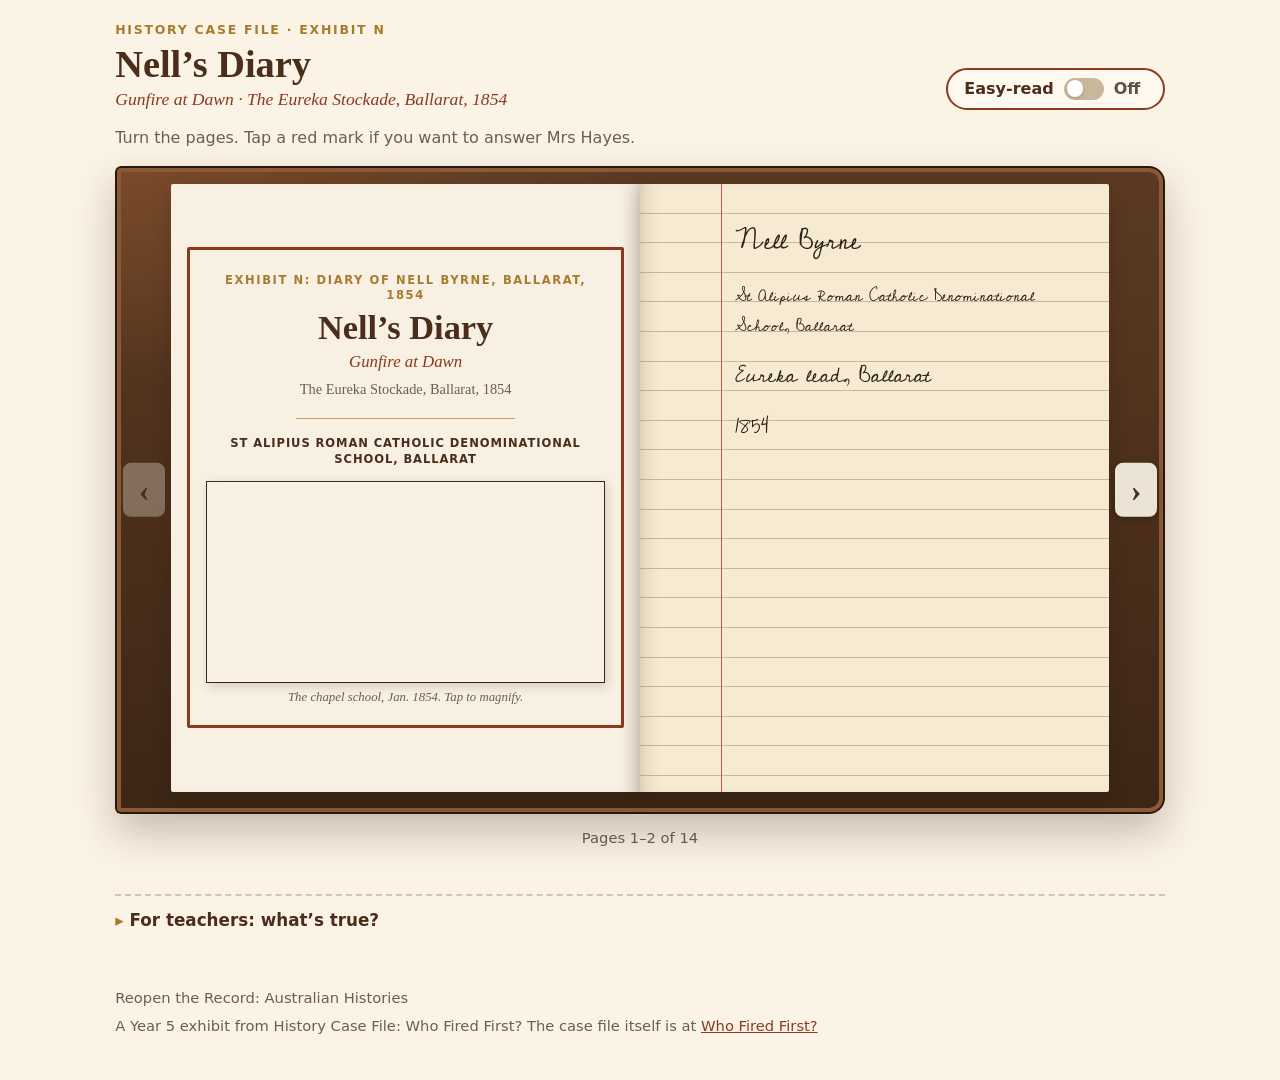
<file: index.html>
<!DOCTYPE html>
<html lang="en-AU">
<head>
<meta charset="utf-8">
<meta name="viewport" content="width=device-width,initial-scale=1">
<title>Nell’s Diary · Reopen the Record: Australian Histories</title>
<meta name="description" content="Nell’s Diary: an interactive exercise book from the Eureka Stockade, Ballarat, 1854. Exhibit N from Reopen the Record: Australian Histories.">
<meta name="theme-color" content="#8b3a1e">
<meta name="robots" content="noindex,nofollow">
<link rel="manifest" href="manifest.webmanifest">
<link rel="stylesheet" href="assets/style.css">
</head>
<body>
<a class="skip" href="#book">Skip to the diary</a>

<header class="wrap top">
  <div class="mast">
    <p class="eyebrow">History Case File · Exhibit N</p>
    <h1>Nell’s Diary</h1>
    <p class="mast-sub">Gunfire at Dawn · The Eureka Stockade, Ballarat, 1854</p>
  </div>
  <div class="tools" role="toolbar" aria-label="Diary tools">
    <label class="easy-toggle" for="easy-read">
      <span class="easy-label">Easy-read</span>
      <input type="checkbox" id="easy-read" role="switch" aria-checked="false">
      <span class="switch" aria-hidden="true"></span>
      <span class="easy-state">Off</span>
    </label>
  </div>
</header>

<main id="main" class="wrap">
  <p class="hint" id="book-hint">Turn the pages. Tap a red mark if you want to answer Mrs Hayes.</p>

  <section class="book-frame" id="book" aria-label="Nell’s exercise book">
    <button type="button" class="page-btn prev" id="prev" aria-label="Previous page">‹</button>
    <div class="book-stage" id="stage" tabindex="0">
      <div class="spread" id="spread" aria-live="polite"></div>
    </div>
    <button type="button" class="page-btn next" id="next" aria-label="Next page">›</button>
  </section>
  <p class="page-status" id="status">Page 1</p>

  <details class="teacher-true" id="teacher">
    <summary>For teachers: what’s true?</summary>
    <div class="teacher-true-body" id="teacher-body"></div>
  </details>
</main>

<dialog id="hayes-dialog" class="pop" aria-labelledby="hayes-title">
  <h2 id="hayes-title" class="teacher-hand"></h2>
  <p class="note">Mrs Hayes wrote this in the margin. Write what you think.</p>
  <label class="field" for="hayes-answer">Your answer</label>
  <textarea id="hayes-answer" rows="5" maxlength="2000"></textarea>
  <div class="pop-actions">
    <button type="button" class="btn" id="hayes-save">Save</button>
    <button type="button" class="btn quiet" id="hayes-close" value="cancel">Close</button>
  </div>
</dialog>

<dialog id="spell-dialog" class="pop" aria-labelledby="spell-title">
  <h2 id="spell-title">A spelling correction</h2>
  <p>Nell wrote <q id="spell-wrong"></q>.</p>
  <p>Mrs Hayes wrote <q id="spell-right" class="fix"></q>.</p>
  <div class="pop-actions">
    <button type="button" class="btn" id="spell-close">Close</button>
  </div>
</dialog>

<div id="chapel-lightbox" class="lightbox" hidden role="dialog" aria-modal="true" aria-labelledby="chapel-lightbox-title">
  <p id="chapel-lightbox-title" class="visually-hidden"></p>
  <button type="button" class="lightbox-close" aria-label="Close the magnified sketch">&times;</button>
  <div class="lightbox-stage">
    <img src="assets/chapel-school-large.jpg" width="2400" height="1206" alt="">
  </div>
</div>

<footer class="wrap">
  <p>Reopen the Record: Australian Histories</p>
  <p class="note">A Year 5 exhibit from History Case File: Who Fired First? The case file itself is at <a href="https://robmac10.github.io/who-fired-first/#brief">Who Fired First?</a></p>
</footer>

<script src="assets/data.js"></script>
<script src="assets/app.js"></script>
</body>
</html>
</file>
<file: assets/style.css>
@font-face{
  font-family:"Cedarville Cursive";
  src:url("fonts/CedarvilleCursive-Regular.ttf") format("truetype");
  font-weight:400;font-style:normal;font-display:swap;
}
@font-face{
  font-family:"Italianno";
  src:url("fonts/Italianno-Regular.ttf") format("truetype");
  font-weight:400;font-style:normal;font-display:swap;
}
@font-face{
  font-family:"Kalam";
  src:url("fonts/Kalam-Regular.ttf") format("truetype");
  font-weight:400;font-style:normal;font-display:swap;
}

:root{
  --cream:#fbf3e6;
  --ink:#3d332d;
  --deep:#2a2118;
  --maroon:#8b3a1e;
  --btn:#87313e;
  --gold:#a67c2e;
  --rule:#c9b89a;
  --margin:#c45a4a;
  --paper:#f6ead3;
  --cover:#f7f0e3;
  --line:1.85rem;
  --gutter:5.1rem;
  --leaf-min:38rem;
}

*{box-sizing:border-box}
html,body{margin:0}
html{background:var(--cream)}
body{
  background:var(--cream);
  color:var(--ink);
  font-family:Georgia,"Times New Roman",serif;
  font-size:20px;
  line-height:1.7;
}
body.easy-read{font-size:21px}

.skip{
  position:absolute;top:-100px;left:12px;padding:12px;background:#fff;z-index:20;
}
.skip:focus{top:12px}
.visually-hidden{
  position:absolute;width:1px;height:1px;padding:0;margin:-1px;
  overflow:hidden;clip:rect(0,0,0,0);white-space:nowrap;border:0;
}

.wrap{max-width:68rem;margin:0 auto;padding:0 1.2rem}
.top{
  display:flex;flex-wrap:wrap;gap:1rem 1.5rem;
  align-items:flex-end;justify-content:space-between;
  padding:1.4rem 1.2rem 1rem;
}
.eyebrow{
  font:700 .78rem/1.3 system-ui,sans-serif;
  letter-spacing:.14em;text-transform:uppercase;color:var(--gold);margin:0 0 .35em;
}
.mast h1{
  font-size:2.4rem;line-height:1.1;color:#4a2e1b;margin:0;border:0;padding:0;
}
.mast-sub{font:italic 1.1rem Georgia,serif;color:var(--maroon);margin:.2em 0 0}
.tools{display:flex;flex-wrap:wrap;gap:12px 16px;align-items:center}
.hint{font:1rem/1.5 system-ui,sans-serif;color:#6b5e52;margin:0 0 1rem}
.note,figcaption,footer,.page-status{font-family:system-ui,-apple-system,"Segoe UI",sans-serif}

.btn{
  font:700 1rem/1.3 system-ui,sans-serif;padding:11px 18px;border-radius:10px;
  border:2px solid var(--btn);background:var(--btn);color:#fff;cursor:pointer;text-decoration:none;
  display:inline-flex;align-items:center;gap:.45em;
}
.btn:hover{background:#652430;border-color:#652430}
.btn.alt{background:#fff;color:var(--btn)}
.btn.alt:hover{background:#f5e6e0}
.btn.quiet{background:transparent;color:#5c5148;border-color:#c9b79c}
.btn.quiet:hover{background:#eee4d5}
.btn:focus-visible, .page-btn:focus-visible, .cover-zoom:focus-visible,
.hayes-mark:focus-visible, .ev-mark:focus-visible, .spell-btn:focus-visible,
.easy-toggle:focus-within, .cta:focus-visible, summary:focus-visible{
  outline:3px solid #c9a15c;outline-offset:3px;
}
.badge{
  display:inline-flex;min-width:1.35em;height:1.35em;padding:0 .35em;
  border-radius:999px;background:#fff;color:var(--maroon);
  font:700 .8rem/1.35em system-ui,sans-serif;justify-content:center;
}
.badge[hidden]{display:none!important}

.easy-toggle{
  display:inline-flex;align-items:center;gap:10px;cursor:pointer;
  font:700 1rem/1.2 system-ui,sans-serif;color:#4a2e1b;
  background:#fff8ee;border:2px solid var(--maroon);border-radius:999px;
  padding:8px 14px 8px 16px;user-select:none;
}
.easy-toggle:hover{background:#f7efe3}
.easy-toggle input{position:absolute;opacity:0;width:1px;height:1px}
.easy-toggle .switch{
  display:inline-block;width:2.5rem;height:1.35rem;border-radius:999px;
  background:#c9b79c;position:relative;flex:none;transition:background .15s;
}
.easy-toggle .switch::after{
  content:"";position:absolute;top:2px;left:3px;width:1.05rem;height:1.05rem;
  border-radius:50%;background:#fff;box-shadow:0 1px 3px #0003;transition:left .15s;
}
.easy-toggle input:checked + .switch{background:var(--maroon)}
.easy-toggle input:checked + .switch::after{left:1.15rem}
.easy-toggle .easy-state{font-weight:700;min-width:2.2em;color:#5c5148}
.easy-toggle input:checked ~ .easy-state{color:var(--maroon)}

/* Book frame */
.book-frame{
  position:relative;
  background:
    radial-gradient(120% 80% at 0% 0%, #7a4a2a 0%, transparent 42%),
    linear-gradient(180deg,#5c3a22 0%,#3d2616 100%);
  border-radius:6px 16px 16px 6px;
  padding:18px 56px 22px 56px;
  box-shadow:0 18px 40px #3a241244, inset 0 0 0 2px #2a170d, inset 0 0 0 6px #8a5a36;
}
.book-stage{
  perspective:2200px;
  position:relative;
  min-height:var(--leaf-min);
  outline:none;
}
.spread{
  display:flex;gap:0;align-items:stretch;
  transform-style:preserve-3d;
  min-height:var(--leaf-min);
  position:relative;
}
.spread.single{justify-content:center}
.leaf{
  position:relative;
  flex:1 1 50%;
  min-width:0;
  min-height:var(--leaf-min);
  background:var(--paper);
  color:var(--deep);
  overflow:hidden;
  box-shadow:0 8px 20px #1a0e0833, inset 0 0 0 1px #fff8;
}
.spread:not(.single) .leaf.left{
  border-radius:2px 0 0 2px;
  box-shadow:inset -16px 0 22px -18px #5a3a1a55, 0 8px 20px #1a0e0833;
}
.spread:not(.single) .leaf.right{
  border-radius:0 2px 2px 0;
  box-shadow:inset 16px 0 22px -18px #5a3a1a55, 0 8px 20px #1a0e0833;
}
.spread.single .leaf{max-width:36rem;border-radius:2px;margin:0 auto;width:100%}
.leaf.lined{
  background:
    linear-gradient(90deg,transparent calc(var(--gutter) - 1px),var(--margin) calc(var(--gutter) - 1px),var(--margin) var(--gutter),transparent var(--gutter)),
    repeating-linear-gradient(var(--paper) 0, var(--paper) calc(var(--line) - 1px), var(--rule) calc(var(--line) - 1px), var(--rule) var(--line));
  background-color:var(--paper);
  font-family:"Cedarville Cursive",cursive;
  font-size:1.32rem;
  line-height:var(--line);
  padding:1.1rem .9rem 1.6rem 0;
}
body.easy-read .leaf.lined{
  font-family:"Kalam",cursive;
  font-size:1.18rem;
  --line:1.7rem;
}
.leaf.cover-leaf{
  background:var(--cover);
  display:flex;align-items:center;justify-content:center;
  padding:1rem;
}

/* Flip ghosts */
.ghost-spread{
  position:absolute;inset:0;display:flex;gap:0;
  pointer-events:none;z-index:4;min-height:var(--leaf-min);
  transform-style:preserve-3d;
}
.ghost-spread.single{justify-content:center}
.ghost-spread.fly-next .leaf:last-child{
  transform-origin:left center;
  animation:leafNext .58s ease forwards;
  z-index:5;
}
.ghost-spread.fly-prev .leaf:first-child{
  transform-origin:right center;
  animation:leafPrev .58s ease forwards;
  z-index:5;
}
@keyframes leafNext{
  0%{transform:rotateY(0);filter:brightness(1)}
  45%{box-shadow:-24px 0 36px #0005;filter:brightness(.96)}
  100%{transform:rotateY(-180deg);opacity:.15}
}
@keyframes leafPrev{
  0%{transform:rotateY(0);filter:brightness(1)}
  45%{box-shadow:24px 0 36px #0005}
  100%{transform:rotateY(180deg);opacity:.15}
}
@media (prefers-reduced-motion:reduce){
  .ghost-spread.fly-next .leaf:last-child,
  .ghost-spread.fly-prev .leaf:first-child{animation:none;opacity:0}
}

.page-btn{
  position:absolute;top:50%;transform:translateY(-50%);
  z-index:6;
  width:2.6rem;height:3.4rem;border:0;border-radius:8px;
  background:#f7f0e3ee;color:#4a2e1b;font:700 2rem/1 Georgia,serif;
  cursor:pointer;box-shadow:0 2px 8px #0005;
}
.page-btn.prev{left:8px}
.page-btn.next{right:8px}
.page-btn:hover{background:#fff}
.page-btn:disabled{opacity:.35;cursor:default;box-shadow:none}
.page-status{
  text-align:center;color:#6b5e52;font-size:.92rem;margin:.7rem 0 1.4rem;
}

/* Cover */
.exhibit-cover{
  width:100%;max-width:100%;min-width:0;margin:0 auto;padding:1.4rem 1rem 1.2rem;
  text-align:center;background:var(--cover);border:3px solid var(--maroon);border-radius:2px;
  box-sizing:border-box;overflow:hidden;
}
.exhibit-cover h2{font-size:2.15rem;margin:.15em 0 .12em;color:#4a2e1b;border:0;padding:0;line-height:1.15}
.cover-kicker{font:700 .72rem/1.3 system-ui,sans-serif;letter-spacing:.14em;text-transform:uppercase;color:var(--gold);margin:0 0 .5em}
.exhibit-cover .cover-sub{font:italic 1.05rem Georgia,serif;color:var(--maroon);margin:0 0 .3em}
.exhibit-cover .cover-strap{font-size:.9rem;color:#6b5e52;margin:0 0 .7em}
.cover-rule{border:0;border-top:1px solid #c9a15c;width:55%;margin:.8em auto}
.exhibit-label{font:700 .85rem/1.4 system-ui,sans-serif;letter-spacing:.08em;text-transform:uppercase;color:#4a2e1b;margin:0}
.cover-school{
  font:700 .72rem/1.45 system-ui,sans-serif;letter-spacing:.08em;
  text-transform:uppercase;color:#4a2e1b;margin:.7em auto 0;max-width:100%;
}
.cover-print{margin:.8rem auto 0;padding:0;border:0;width:100%;max-width:100%;min-width:0}
.cover-zoom{
  display:block;width:100%;max-width:100%;min-width:0;margin:0;padding:0;border:0;background:none;
  cursor:zoom-in;
}
.cover-zoom img{
  display:block;width:100%;max-width:100%;height:auto;
  border:1px solid #3a2a1c;box-shadow:2px 3px 10px #5a3a1a33;
}
.cover-print figcaption{font:italic .8rem/1.35 Georgia,serif;color:#6b5e52;margin:.4em 0 0}

/* Flyleaf and diary leaves */
.blot{position:absolute;pointer-events:none;z-index:0;opacity:.55}
.blot-1{left:.2rem;bottom:.3rem;width:3.2rem;height:auto}
.blot-2{right:.2rem;bottom:.25rem;width:2.4rem;height:auto}
.blot-3{left:.2rem;top:.25rem;width:2.2rem;height:auto}
.name-block,.place,.date,.class-label,.end-wrap{position:relative;z-index:1;padding:0 1rem 0 calc(var(--gutter) + .85rem);margin:0}
.name-block{padding-bottom:1rem}
.name-block .nm{font-size:1.6rem}
.name-block .school{font-size:1.02rem}
.place{font-size:1.12rem}
.date{font-size:1.32rem;text-decoration:underline;text-underline-offset:3px;text-decoration-thickness:1px}
.class-label{font-style:italic;color:#4a3a2c}
body.easy-read .place{font-size:1.02rem}
body.easy-read .date{font-size:1.18rem}
body.easy-read .name-block .nm{font-size:1.4rem}

.line{
  position:relative;z-index:1;
  display:grid;grid-template-columns:var(--gutter) 1fr;column-gap:.85rem;
  align-items:start;
}
.line > p{margin:0;padding-right:.9rem;min-width:0}
.margin{
  padding:0 .3rem 0 .45rem;min-height:var(--line);
  display:flex;flex-direction:column;align-items:center;gap:.2rem;
}
.hayes-mark,.ev-mark{
  font-family:"Italianno",cursive;font-size:1.45rem;line-height:1;
  color:#b01e18;background:transparent;border:0;cursor:pointer;
  padding:.1rem .15rem;transform:rotate(-8deg);
}
.hayes-mark{text-decoration:underline;text-underline-offset:2px}
.ev-mark{
  font-family:Georgia,serif;font-size:1rem;line-height:1;font-weight:700;
  transform:none;color:#c4b49a;border:0;border-radius:0;
  padding:.15rem 0;background:transparent;width:1.2rem;height:1.3rem;
}
.ev-mark::before{content:"◇"}
.ev-mark[data-tag]::before{content:"◆"}
.ev-mark[data-tag=seen]{color:#215c32}
.ev-mark[data-tag=heard]{color:#a67c2e}
.ev-mark[data-tag=unsure]{color:#6b5e52}
@media (hover:hover) and (pointer:fine){
  .line:not([data-tag]) .ev-mark{opacity:0}
  .line:hover .ev-mark,.line:focus-within .ev-mark,.ev-mark:focus{opacity:1}
}
.line[data-tag=seen] > p{box-shadow:inset 4px 0 0 #215c32}
.line[data-tag=heard] > p{box-shadow:inset 4px 0 0 #a67c2e}
.line[data-tag=unsure] > p{box-shadow:inset 4px 0 0 #8a7a68}

.spell-btn{
  font:inherit;color:inherit;background:none;border:0;padding:0;cursor:pointer;
  text-decoration:underline;text-decoration-color:#b01e18;
  text-underline-offset:2px;text-decoration-thickness:1.5px;
}
.spell-btn::after{
  content:"⌃";
  font-family:"Italianno",cursive;color:#b01e18;font-size:.9em;
  margin-left:.05em;vertical-align:super;
}

.breakoff{position:relative}
.smudge{
  display:inline-block;width:3.6rem;height:1.5rem;vertical-align:middle;margin-left:.15em;
  background:url("smudge-ink.png") center / contain no-repeat;opacity:.85;
}
.end-wrap{margin-top:var(--line)}
.endline{font-family:Georgia,serif;font-size:1.15rem;line-height:1.45;margin:0 0 .7em;font-style:italic;color:#4a2e1b}
.cta{
  display:inline-block;font:700 1rem/1.3 system-ui,sans-serif;
  padding:11px 18px;border-radius:10px;border:2px solid var(--btn);
  background:var(--btn);color:#fff;text-decoration:none;
}
.cta:hover{background:#652430;border-color:#652430}

/* Teacher panel */
.teacher-true{
  margin:2.2em 0 1em;padding:0;border-top:2px dashed #d6c5ae;
  font-family:system-ui,sans-serif;
}
.teacher-true summary{
  cursor:pointer;font:700 1.05rem/1.4 system-ui,sans-serif;color:#4a2e1b;
  padding:.8em 0;list-style:none;
}
.teacher-true summary::-webkit-details-marker{display:none}
.teacher-true summary::before{content:"▸ ";color:var(--gold)}
.teacher-true[open] summary::before{content:"▾ "}
.teacher-true-body{padding:0 0 1.2em;max-width:42rem}
.teacher-true-body p{margin:0 0 .9em;font-size:.98rem;line-height:1.6;color:var(--ink)}
.teacher-true-body a{color:var(--maroon)}
.teacher-true-body .reveal{font-weight:700;color:#4a2e1b}

/* Lightbox */
.lightbox{
  position:fixed;inset:0;z-index:200;
  background:rgba(20,14,10,.92);
  display:flex;align-items:center;justify-content:center;
}
.lightbox[hidden]{display:none!important}
.lightbox-close{
  position:fixed;top:10px;right:12px;z-index:201;
  width:2.6rem;height:2.6rem;padding:0;border:0;border-radius:50%;
  background:var(--cover);color:#3a2a1c;font:700 1.8rem/1 Georgia,serif;
  cursor:pointer;box-shadow:0 2px 8px #0008;
}
.lightbox-close:hover,.lightbox-close:focus{background:#fff;outline:2px solid #ead09b}
.lightbox-stage{
  box-sizing:border-box;width:100%;height:100%;
  overflow:auto;touch-action:pan-x pan-y pinch-zoom;
  -webkit-overflow-scrolling:touch;
  display:flex;align-items:center;justify-content:center;
  padding:3.4rem 1rem 1rem;
}
.lightbox-stage img{
  display:block;max-width:100%;max-height:calc(100vh - 4.4rem);
  width:auto;height:auto;cursor:zoom-in;
}
.lightbox.is-zoomed .lightbox-stage{display:block}
.lightbox.is-zoomed .lightbox-stage img{
  max-width:none;max-height:none;width:min(2400px,200vw);
  height:auto;margin:0 auto;cursor:zoom-out;
}
body.lightbox-open{overflow:hidden}

/* Dialogs */
.pop{
  border:3px solid var(--maroon);border-radius:8px;
  background:var(--cover);color:var(--ink);
  padding:1.2rem 1.3rem 1.1rem;width:min(34rem, calc(100vw - 2rem));
  box-shadow:0 16px 40px #1a0e0880;
}
.pop::backdrop{background:#1a1008aa}
.pop h2{margin:0 0 .4em;color:#4a2e1b;font-size:1.5rem}
.teacher-hand{
  font-family:"Italianno",cursive;font-size:2.1rem;line-height:1.15;
  color:#b01e18;font-weight:400;
}
.field{display:block;font:700 .95rem system-ui,sans-serif;margin:.6em 0 .3em}
textarea{
  width:100%;font:1rem/1.5 Georgia,serif;padding:9px 10px;
  border:1px solid #b8a68c;border-radius:6px;background:#fff;color:#2b221c;
  resize:vertical;min-height:6em;
}
.pop-actions{display:flex;flex-wrap:wrap;gap:8px;margin-top:1rem}
.ev-quote{
  font:italic 1.05rem Georgia,serif;margin:.4em 0 1em;padding:.4em .8em;
  border-left:3px solid var(--gold);color:#4a2e1b;
}
.ev-tags{border:0;margin:0;padding:0;display:grid;gap:.45em}
.ev-tags legend{font:700 .95rem system-ui,sans-serif;margin-bottom:.4em}
.ev-tags label{
  display:flex;align-items:center;gap:.55em;cursor:pointer;
  border:2px solid #d6c5ae;border-radius:10px;padding:.55em .7em;background:#fff;
}
.ev-tags label:has(input:checked){border-color:var(--maroon);background:#f7efe3}
.fix{color:#b01e18;font-family:"Italianno",cursive;font-size:1.4em}

/* Notebook side panel */
.notebook-panel{
  position:fixed;inset:0 0 0 auto;width:min(28rem,100vw);z-index:80;
  background:#fffaf2;border-left:3px solid #8b3a1e;
  box-shadow:-12px 0 30px #1a0e0833;
  overflow:hidden;display:flex;flex-direction:column;
}
.notebook-panel[hidden]{display:none!important}
.notebook-inner{padding:0;display:flex;flex-direction:column;min-height:0;height:100%}
.nb-head{display:flex;align-items:center;justify-content:space-between;gap:1rem;padding:1.1rem 1.2rem 0;flex:none}
.nb-head h2{margin:0;color:#4a2e1b;font-size:1.6rem}
.notebook-inner > .note{margin:.5rem 1.2rem .2rem;flex:none}
.nb-actions{flex:none;padding:.6rem 1.2rem .8rem;border-bottom:1px solid #ead9c0}
.nb-scroll{overflow:auto;padding:.2rem 1.2rem 2rem;flex:1;min-height:0}
.notebook-panel h3{font-size:1.05rem;color:#4a2e1b;margin:1.2em 0 .5em}
.nb-card{
  background:#fff;border:1px solid #ddc9aa;border-radius:10px;
  padding:.7rem .8rem;margin:0 0 .6rem;
}
.nb-card .q{font-family:"Italianno",cursive;font-size:1.55rem;color:#b01e18;line-height:1.15;margin:0 0 .3em}
.nb-card .meta,.nb-card .empty{font:0.88rem/1.4 system-ui,sans-serif;color:#6b5e52;margin:0}
.nb-card .ans{margin:.25em 0 0;white-space:pre-wrap}
.nb-card .tag{
  display:inline-block;font:700 .75rem/1 system-ui,sans-serif;letter-spacing:.04em;
  text-transform:uppercase;padding:.25em .5em;border-radius:999px;margin:.3em 0 .2em;
}
.tag.seen{background:#d9efdd;color:#215c32}
.tag.heard{background:#fdecc4;color:#7a4e00}
.tag.unsure{background:#eee4d5;color:#5c5148}
.nb-actions{display:flex;flex-wrap:wrap;gap:8px;margin:0}
body.notebook-open{overflow:hidden}
body.notebook-open::before{
  content:"";position:fixed;inset:0;background:#1a100855;z-index:70;
}

footer.wrap{padding:1rem 1.2rem 2.4rem;color:#6b5e52;font-size:.92rem}
footer a{color:var(--maroon)}
footer p{margin:.2em 0}

@media(max-width:899px){
  :root{--leaf-min:32rem;--gutter:4.4rem}
  .book-frame{padding:14px 42px 16px;border-radius:6px 10px 10px 6px}
  .mast h1{font-size:2rem}
  .exhibit-cover h2{font-size:1.85rem}
  .page-btn{width:2.3rem;height:3rem}
}
@media(max-width:520px){
  :root{--gutter:3.6rem;--leaf-min:22rem}
  body{font-size:18px}
  .top{padding-top:1rem}
  .book-frame{padding:10px 8px 12px 8px;margin:0 -0.4rem}
  .page-btn{width:2.1rem;height:2.6rem;background:#f7f0e3}
  .page-btn.prev{left:2px}
  .page-btn.next{right:2px}
  .leaf.lined{font-size:1.18rem}
  body.easy-read .leaf.lined{font-size:1.08rem}
  .exhibit-cover{padding:1.1rem .7rem 1rem}
  .exhibit-cover h2{font-size:1.6rem}
}

@media print{
  .top .tools,.page-btn,.hint,.teacher-true,.skip,footer,.lightbox{display:none!important}
  body{background:#fff;color:#000}
  .book-frame{box-shadow:none;background:#fff;border:0;padding:0}
  body.printing-notes .book-frame,body.printing-notes header.top,
  body.printing-notes .hint,body.printing-notes .page-status,
  body.printing-notes #teacher,body.printing-notes footer{display:none!important}
  body.printing-notes .notebook-panel{
    position:static;width:auto;border:0;box-shadow:none;display:block!important;
    overflow:visible;
  }
  body.printing-notes .nb-actions,.notebook-panel #close-notebook{display:none!important}
  .nb-card{break-inside:avoid}
}

/* My finding, on the last diary page — clear print, not Nell’s hand */
.finding-box,.finding-box p,.finding-box label,.finding-box h3,.finding-box legend,.finding-box textarea{
  font-family:Georgia,"Times New Roman",serif;
}
body.easy-read .finding-box,body.easy-read .finding-box p,body.easy-read .finding-box label,
body.easy-read .finding-box h3,body.easy-read .finding-box legend,body.easy-read .finding-box textarea{
  font-family:"Kalam",cursive;
}
.finding-box{margin-top:.6rem;padding:.7rem .8rem .85rem;border:2px solid #c9a96a;background:#fffaf2;border-radius:8px}
.finding-box .endline{margin:0 0 .7em}
.finding-box h3{margin:.15em 0 .25em;font-weight:700;font-size:1.15rem;line-height:1.2;color:#4a2e1b}
.finding-box p{margin:.2em 0 .4em}
.finding-box .find-choice{border:0;padding:0;margin:.2em 0 .5em;display:grid;gap:.35em}
.finding-box .choice{
  display:flex;align-items:center;gap:.45em;cursor:pointer;
  border:2px solid #d6c5ae;border-radius:10px;padding:.4em .6em;background:#fff;font-weight:700;
}
.finding-box .choice:has(input:checked){border-color:#8b3a1e;background:#f7efe3}
.finding-box .field{display:block;font-weight:700;margin:.35em 0 .2em}
.finding-box textarea{
  width:100%;min-height:5.5em;box-sizing:border-box;border:1px solid #d6c5ae;
  background:#fff;padding:.4em .5em;font:1rem/1.4 Georgia,serif;resize:vertical;
}
.finding-box .cta{display:inline-block;margin-top:.55em}
</file>
